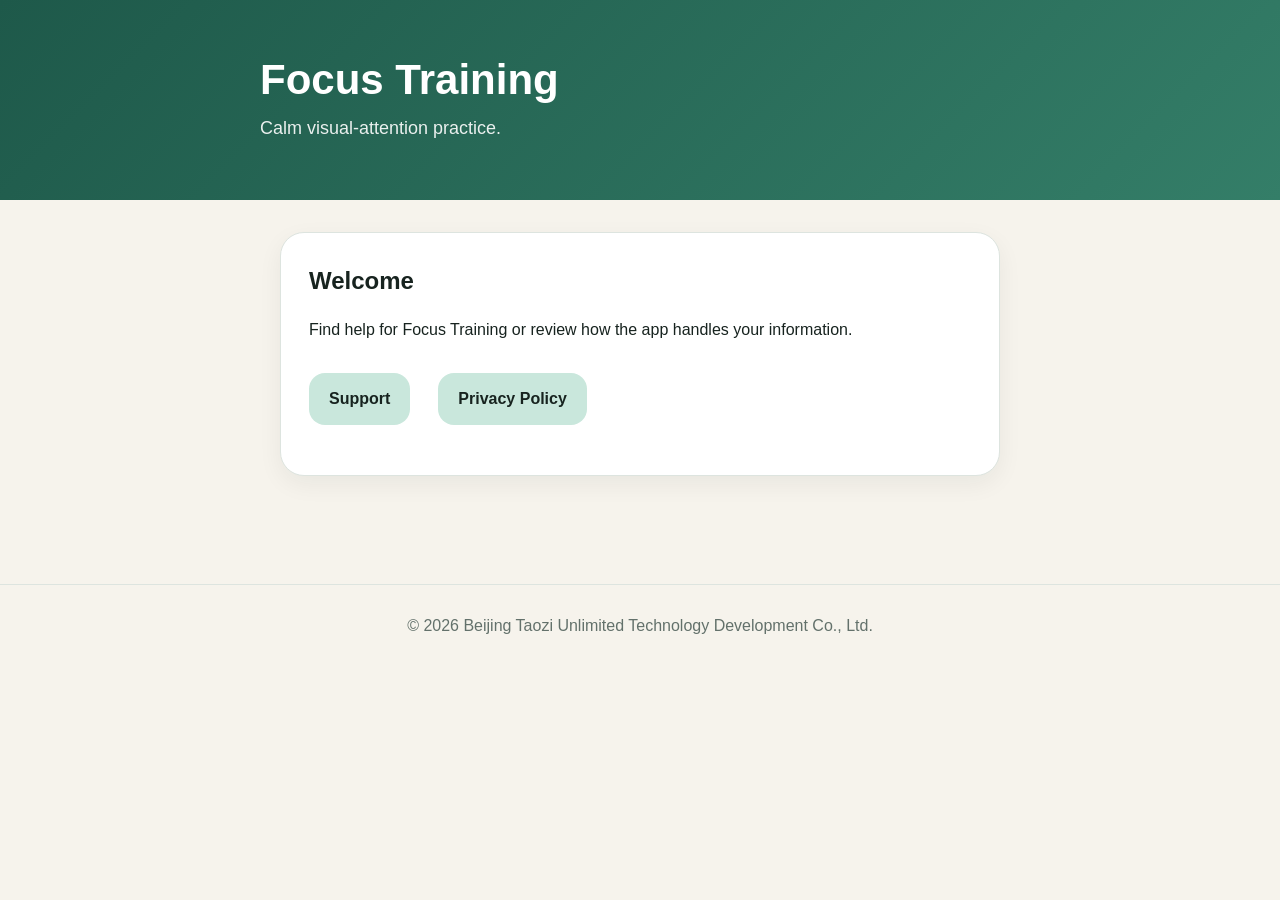
<file: index.html>
<!doctype html><html lang="en"><head><meta charset="utf-8"><meta name="viewport" content="width=device-width,initial-scale=1"><meta name="description" content="Support and privacy information for Focus Training."><title>Focus Training — Support & Privacy</title><link rel="stylesheet" href="styles.css"></head><body><header><div class="wrap"><h1>Focus Training</h1><p>Calm visual-attention practice.</p></div></header><main><div class="card"><h2>Welcome</h2><p>Find help for Focus Training or review how the app handles your information.</p><div class="nav"><a class="button" href="support.html">Support</a><a class="button" href="privacy.html">Privacy Policy</a></div></div></main><footer>© 2026 Beijing Taozi Unlimited Technology Development Co., Ltd.</footer></body></html>
</file>
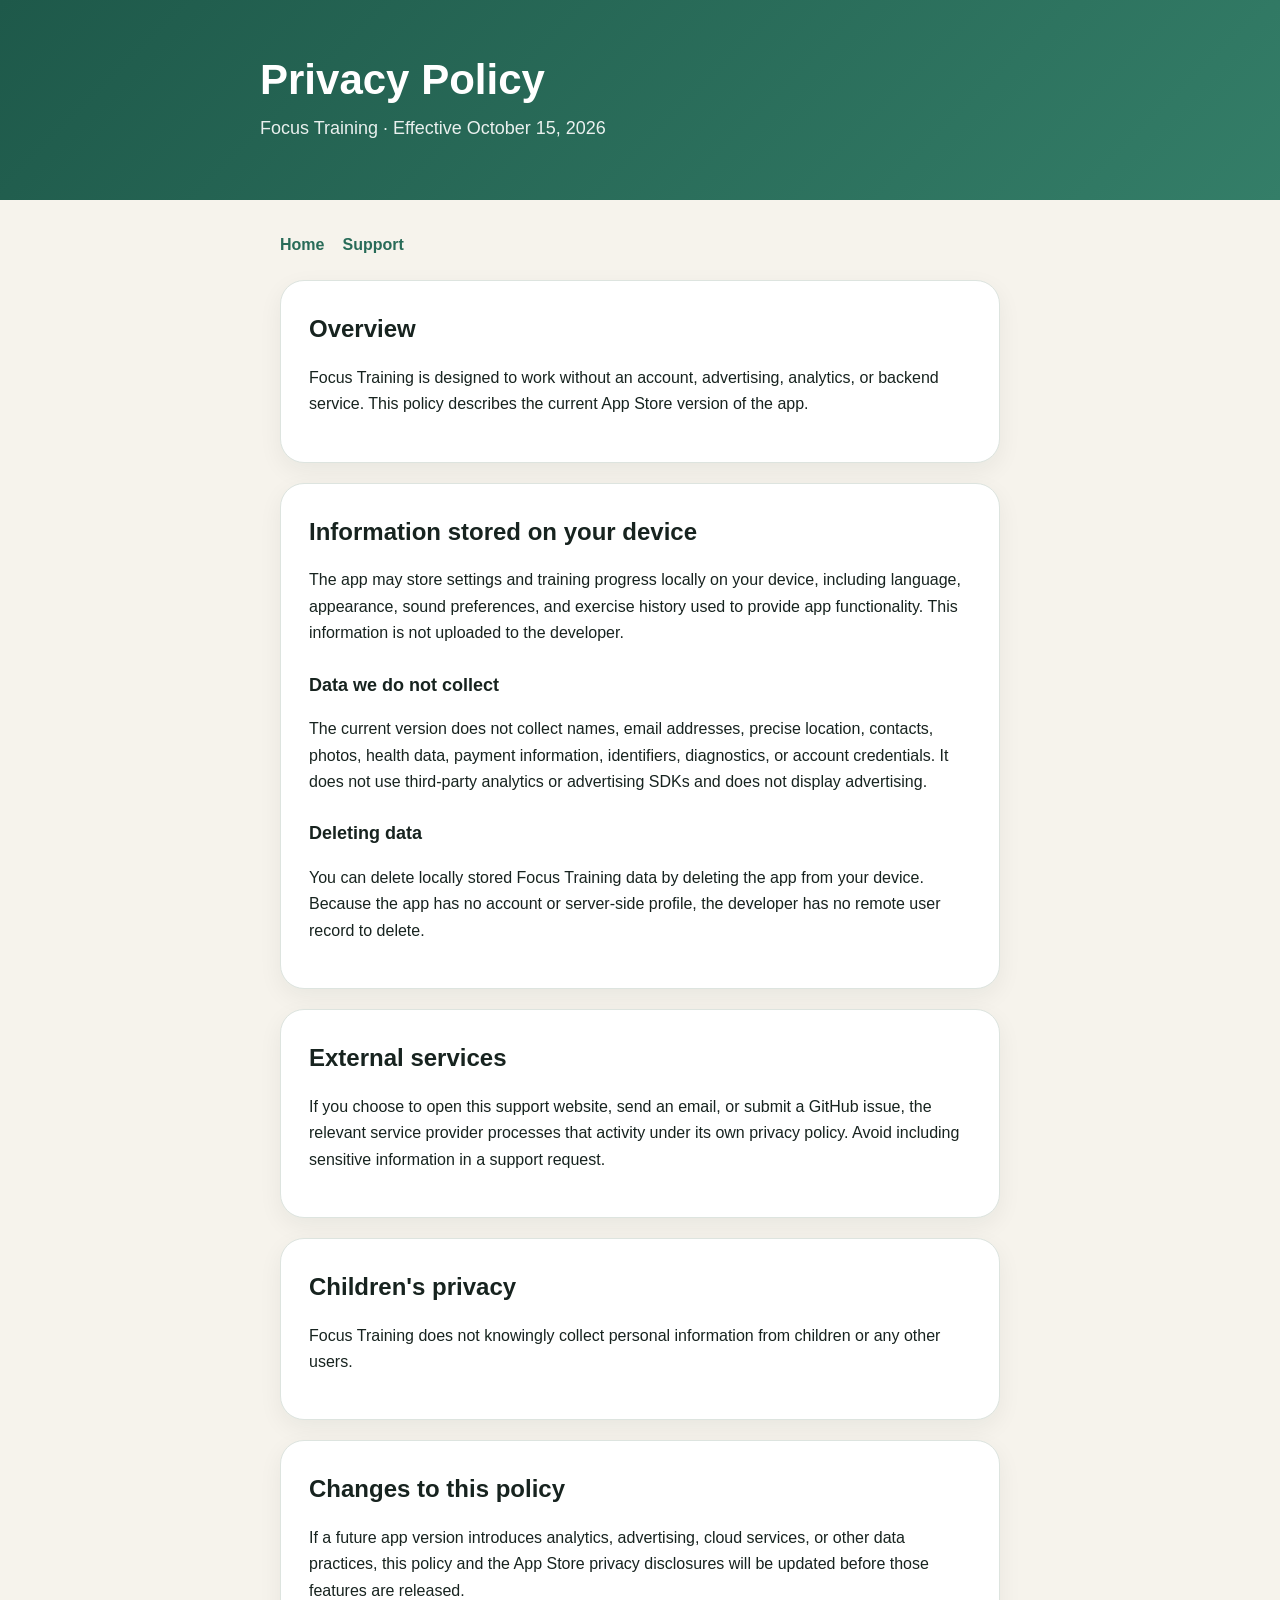
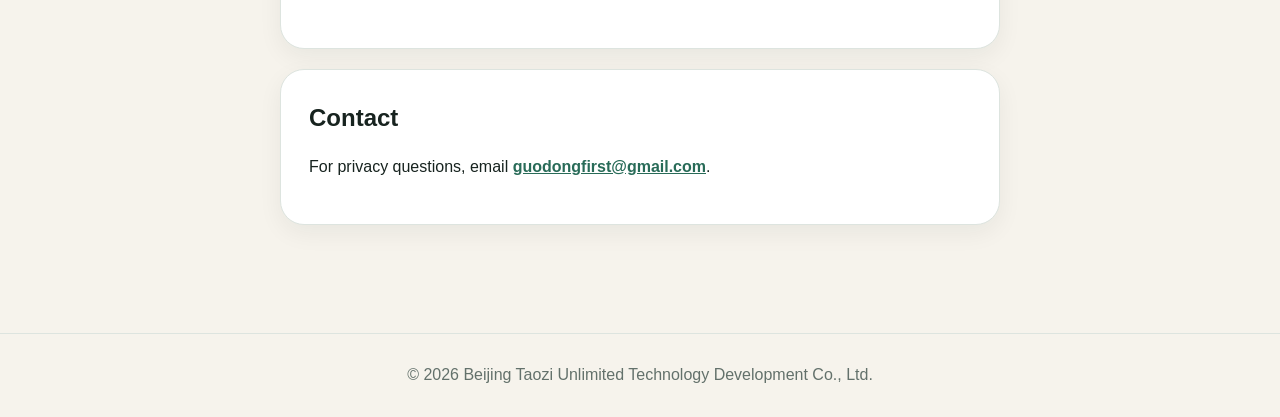
<file: privacy.html>
<!doctype html><html lang="en"><head><meta charset="utf-8"><meta name="viewport" content="width=device-width,initial-scale=1"><title>Focus Training Privacy Policy</title><link rel="stylesheet" href="styles.css"></head><body><header><div class="wrap"><h1>Privacy Policy</h1><p>Focus Training · Effective October 15, 2026</p></div></header><main><nav class="nav"><a href="index.html">Home</a><a href="support.html">Support</a></nav><section class="card"><h2>Overview</h2><p>Focus Training is designed to work without an account, advertising, analytics, or backend service. This policy describes the current App Store version of the app.</p></section><section class="card"><h2>Information stored on your device</h2><p>The app may store settings and training progress locally on your device, including language, appearance, sound preferences, and exercise history used to provide app functionality. This information is not uploaded to the developer.</p><h3>Data we do not collect</h3><p>The current version does not collect names, email addresses, precise location, contacts, photos, health data, payment information, identifiers, diagnostics, or account credentials. It does not use third-party analytics or advertising SDKs and does not display advertising.</p><h3>Deleting data</h3><p>You can delete locally stored Focus Training data by deleting the app from your device. Because the app has no account or server-side profile, the developer has no remote user record to delete.</p></section><section class="card"><h2>External services</h2><p>If you choose to open this support website, send an email, or submit a GitHub issue, the relevant service provider processes that activity under its own privacy policy. Avoid including sensitive information in a support request.</p></section><section class="card"><h2>Children's privacy</h2><p>Focus Training does not knowingly collect personal information from children or any other users.</p></section><section class="card"><h2>Changes to this policy</h2><p>If a future app version introduces analytics, advertising, cloud services, or other data practices, this policy and the App Store privacy disclosures will be updated before those features are released.</p></section><section class="card"><h2>Contact</h2><p>For privacy questions, email <a href="mailto:guodongfirst@gmail.com">guodongfirst@gmail.com</a>.</p></section></main><footer>© 2026 Beijing Taozi Unlimited Technology Development Co., Ltd.</footer></body></html>
</file>
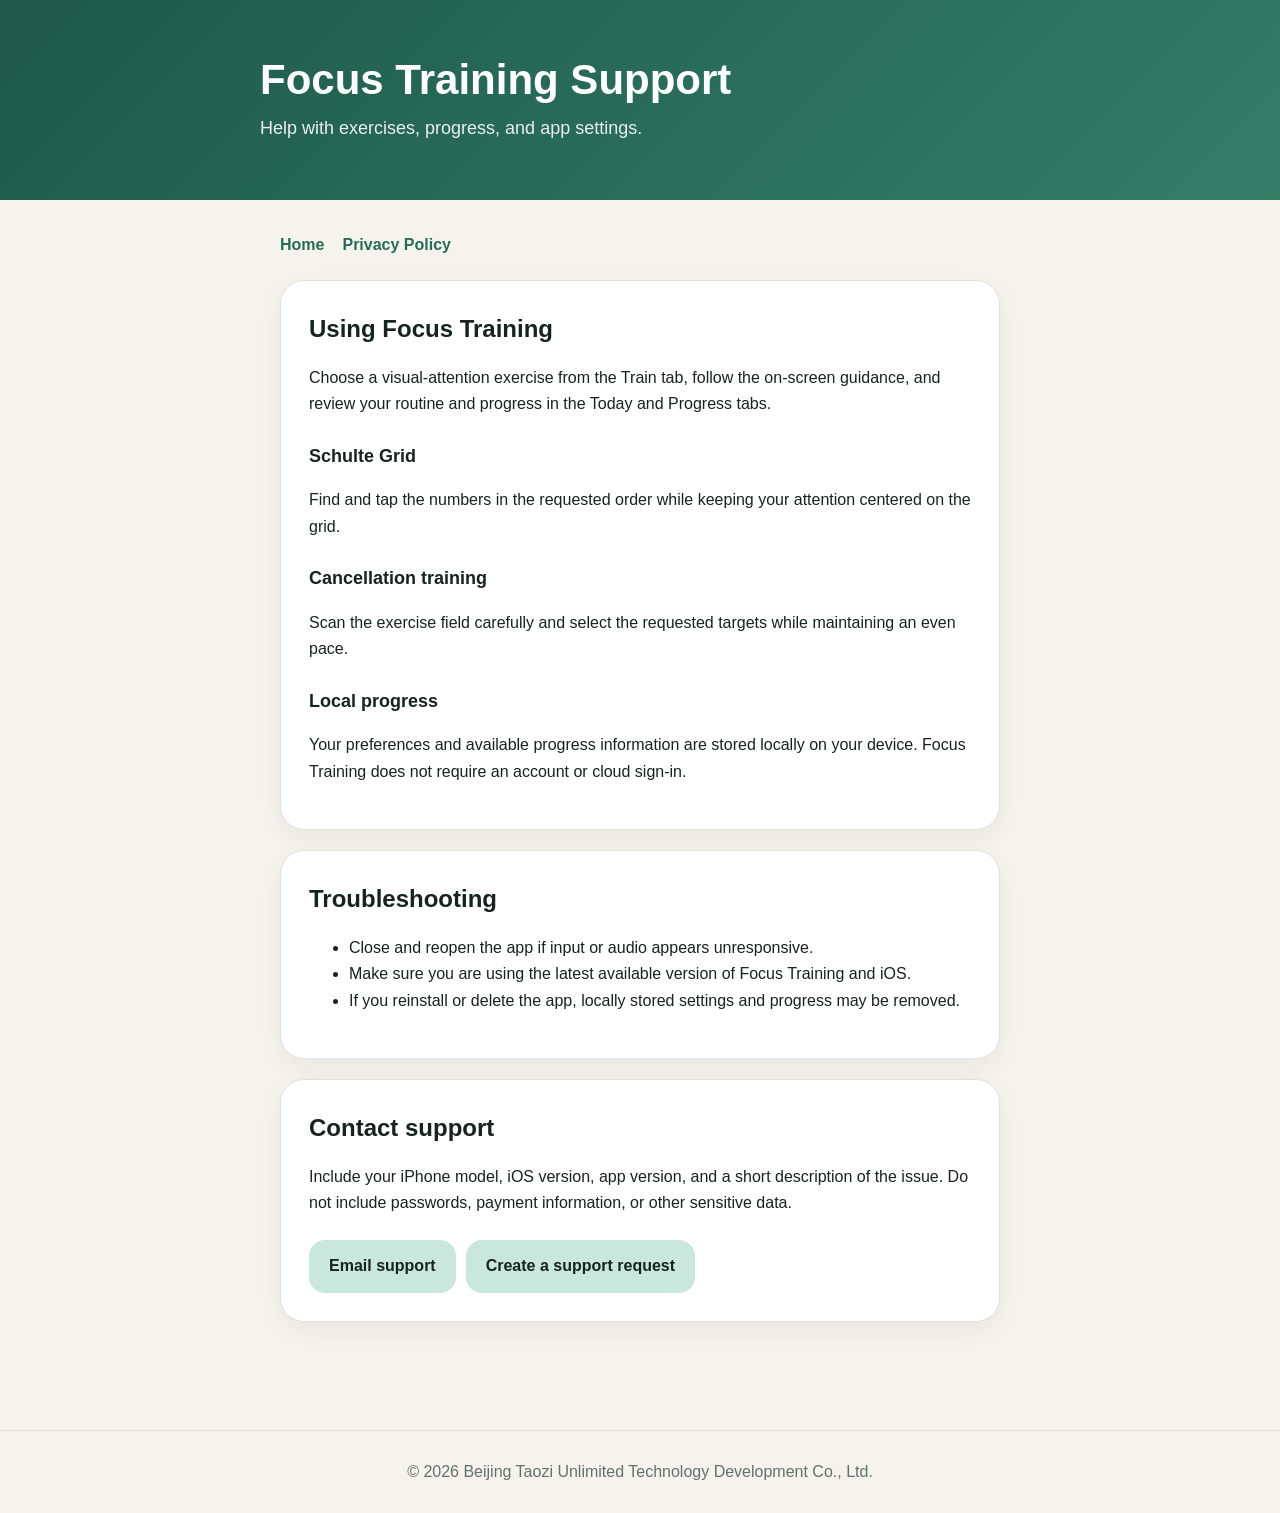
<file: support.html>
<!doctype html><html lang="en"><head><meta charset="utf-8"><meta name="viewport" content="width=device-width,initial-scale=1"><title>Focus Training Support</title><link rel="stylesheet" href="styles.css"></head><body><header><div class="wrap"><h1>Focus Training Support</h1><p>Help with exercises, progress, and app settings.</p></div></header><main><nav class="nav"><a href="index.html">Home</a><a href="privacy.html">Privacy Policy</a></nav><section class="card"><h2>Using Focus Training</h2><p>Choose a visual-attention exercise from the Train tab, follow the on-screen guidance, and review your routine and progress in the Today and Progress tabs.</p><h3>Schulte Grid</h3><p>Find and tap the numbers in the requested order while keeping your attention centered on the grid.</p><h3>Cancellation training</h3><p>Scan the exercise field carefully and select the requested targets while maintaining an even pace.</p><h3>Local progress</h3><p>Your preferences and available progress information are stored locally on your device. Focus Training does not require an account or cloud sign-in.</p></section><section class="card"><h2>Troubleshooting</h2><ul><li>Close and reopen the app if input or audio appears unresponsive.</li><li>Make sure you are using the latest available version of Focus Training and iOS.</li><li>If you reinstall or delete the app, locally stored settings and progress may be removed.</li></ul></section><section class="card"><h2>Contact support</h2><p>Include your iPhone model, iOS version, app version, and a short description of the issue. Do not include passwords, payment information, or other sensitive data.</p><a class="button" href="mailto:guodongfirst@gmail.com?subject=Focus%20Training%20Support">Email support</a><a class="button" href="https://github.com/guodongfirst/focus-training-support/issues/new">Create a support request</a></section></main><footer>© 2026 Beijing Taozi Unlimited Technology Development Co., Ltd.</footer></body></html>
</file>
<file: styles.css>
:root{color-scheme:light;--cream:#f6f3ec;--surface:#fff;--ink:#17231f;--muted:#63716b;--brand:#286b58;--accent:#c9e7dc;--border:#dde4df}*{box-sizing:border-box}body{margin:0;background:var(--cream);color:var(--ink);font-family:-apple-system,BlinkMacSystemFont,"Segoe UI",sans-serif;line-height:1.65}header{background:linear-gradient(135deg,#1e594a,#347e68);color:#fff;padding:56px 24px}header .wrap{max-width:760px;margin:auto}h1{font-size:42px;line-height:1.15;margin:0 0 10px}header p{margin:0;opacity:.9;font-size:18px}main{max-width:760px;margin:32px auto;padding:0 20px 56px}.card{background:var(--surface);border:1px solid var(--border);border-radius:24px;padding:28px;margin:20px 0;box-shadow:0 8px 24px rgba(23,35,31,.06)}h2{font-size:24px;margin:0 0 12px}h3{font-size:18px;margin:24px 0 6px}p,li{font-size:16px}a{color:var(--brand);font-weight:700}.button{display:inline-block;background:var(--accent);color:var(--ink);padding:13px 20px;border-radius:16px;text-decoration:none;margin:8px 10px 0 0}.nav{display:flex;gap:18px;flex-wrap:wrap;margin:22px 0}.nav a{text-decoration:none}footer{color:var(--muted);text-align:center;padding:28px 20px;border-top:1px solid var(--border)}@media(max-width:520px){h1{font-size:34px}.card{padding:22px;border-radius:20px}}
</file>
